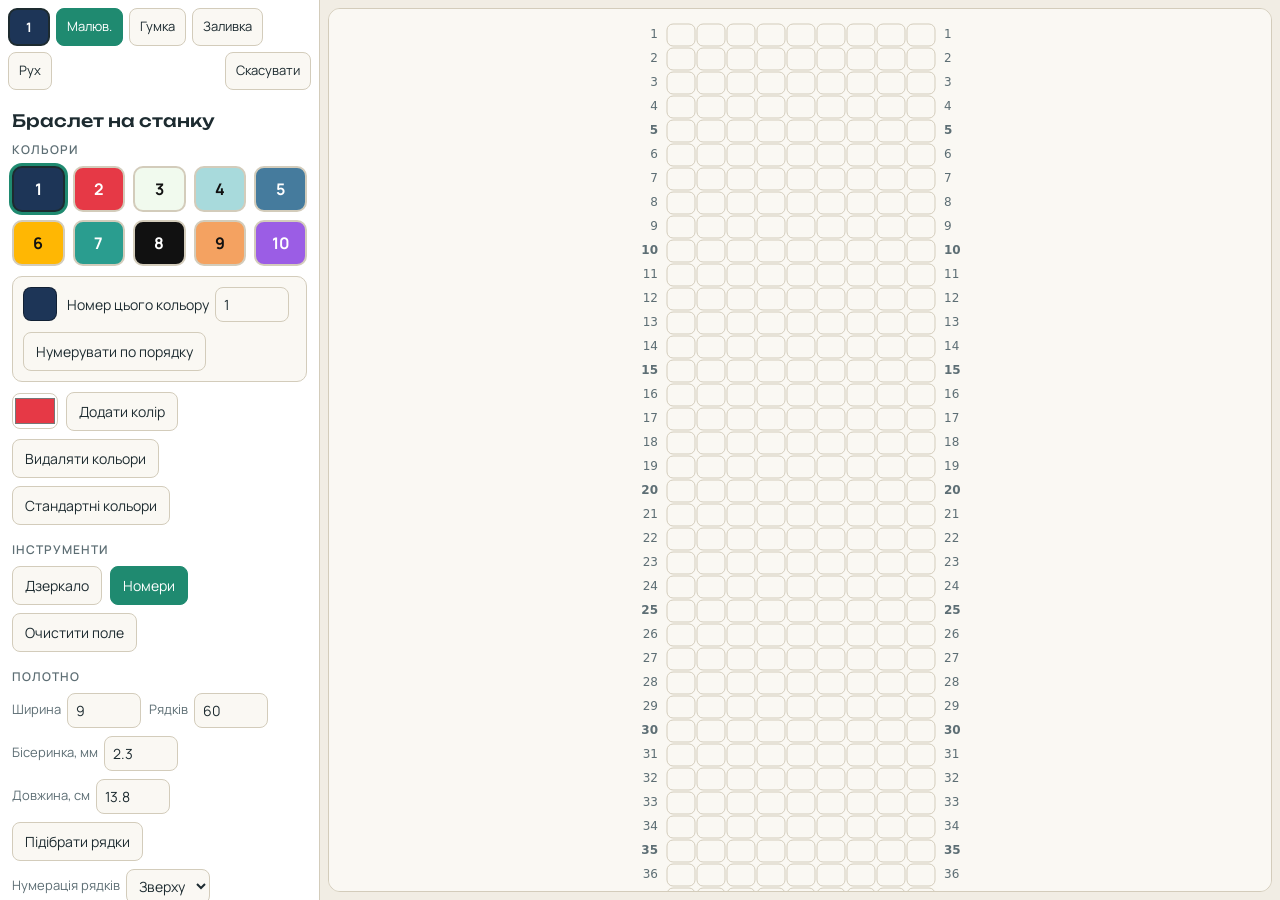
<file: index.html>
<!DOCTYPE html>
<html lang="uk"><head><meta charset="utf-8">
<meta name="viewport" content="width=device-width, initial-scale=1, viewport-fit=cover">
<title>Браслет на станку</title>
<link href="https://fonts.googleapis.com/css2?family=Unbounded:wght@500&family=Manrope:wght@400;600;700&display=swap" rel="stylesheet">
<style>
:root{--bg:#f1ede4;--panel:#fff;--ink:#1d2b30;--mute:#5d6e74;--line:#d3ccbb;--acc:#1f8a70;--cv:#faf8f3;--accink:#fff;box-sizing:border-box}
@media(prefers-color-scheme:dark){:root:not([data-theme="light"]){--bg:#12191c;--panel:#1b2529;--ink:#e6eef0;--mute:#8fa2a8;--line:#35454b;--acc:#3fc3a2;--cv:#151e21;--accink:#12191c;color-scheme:dark}}
:root[data-theme="dark"]{--bg:#12191c;--panel:#1b2529;--ink:#e6eef0;--mute:#8fa2a8;--line:#35454b;--acc:#3fc3a2;--cv:#151e21;--accink:#12191c;color-scheme:dark}
*{box-sizing:border-box}
html,body{height:100%}
body{margin:0;background:var(--bg);color:var(--ink);font:15px/1.5 Manrope,system-ui,sans-serif;display:flex;flex-direction:column;height:100dvh;overflow:hidden;padding-top:env(safe-area-inset-top,0px);padding-bottom:env(safe-area-inset-bottom,0px)}
#app{flex:1;min-height:0;display:flex;flex-direction:column;position:relative;padding:0 env(safe-area-inset-right,0px) 0 env(safe-area-inset-left,0px)}
#isl{position:relative;z-index:10;background:var(--panel);border-bottom:1px solid var(--line);flex:none}
#islbar{display:flex;gap:6px;align-items:center;padding:8px;overflow-x:auto;background:var(--panel);position:sticky;top:0;z-index:2}
#islbar .sp{flex:1}
#islbody{display:none;position:absolute;top:100%;left:0;right:0;max-height:72dvh;overflow:auto;background:var(--panel);border-bottom:1px solid var(--line);box-shadow:0 14px 26px rgba(0,0,0,.28);padding:12px 12px 18px}
#isl.open #islbody{display:block}
#stage{flex:1;min-height:0;padding:8px}
#wrap{height:100%;overflow:auto;background:var(--cv);border:1px solid var(--line);border-radius:12px;padding:6px}
@media(orientation:landscape){
 #app{flex-direction:row}
 #isl{width:clamp(250px,34vw,320px);border-bottom:0;border-right:1px solid var(--line);overflow:auto}
 #islbtn{display:none}
 #islbody{display:block;position:static;max-height:none;overflow:visible;box-shadow:none;border:0}
 #islbar{flex-wrap:wrap;overflow:visible}
}
h1{font:500 17px Unbounded,system-ui,sans-serif;margin:0 0 10px}
h2{font:600 12px Manrope,sans-serif;letter-spacing:.08em;text-transform:uppercase;color:var(--mute);margin:16px 0 8px}
.row{display:flex;gap:8px;flex-wrap:wrap;align-items:center;margin-bottom:8px}
.row label{font-size:13px;color:var(--mute);display:flex;gap:6px;align-items:center}
.note{font-size:13px;color:var(--mute);margin:4px 0}
input[type=number],select{padding:6px 8px;border:1px solid var(--line);border-radius:8px;background:var(--cv);color:var(--ink);font:inherit;font-size:14px}
input[type=number]{width:74px}
button{font:inherit;font-size:14px;padding:8px 12px;border:1px solid var(--line);border-radius:8px;background:var(--cv);color:var(--ink);cursor:pointer;white-space:nowrap}
#islbar button{padding:8px 10px;font-size:13px}
button.on,button.go{background:var(--acc);border-color:var(--acc);color:var(--accink)}
button:focus-visible,input:focus-visible,select:focus-visible{outline:2px solid var(--acc);outline-offset:2px}
#chip{width:42px;height:38px;border-radius:9px;border:2px solid var(--ink);flex:none;padding:0;font:700 15px Manrope,sans-serif}
#pal{display:grid;grid-template-columns:repeat(auto-fill,minmax(46px,1fr));gap:8px;margin-bottom:10px}
.sw{height:46px;border-radius:10px;border:2px solid var(--line);padding:0;font:700 16px Manrope,sans-serif}
.sw.on{border-color:var(--ink);box-shadow:0 0 0 3px var(--acc)}
#sel{display:flex;gap:10px;align-items:center;flex-wrap:wrap;background:var(--cv);border:1px solid var(--line);border-radius:10px;padding:10px;margin-bottom:10px}
#selsw{width:34px;height:34px;border-radius:8px;border:1px solid rgba(0,0,0,.4)}
#dupw{color:#c0392b;font-size:13px;margin:0 0 8px}
input[type=color]{width:46px;height:36px;padding:0;border:1px solid var(--line);border-radius:8px;background:none}
canvas{display:block;margin:auto}canvas.paint{touch-action:none;cursor:crosshair}
#leg div{display:flex;align-items:center;gap:8px;font-size:14px;padding:2px 0}
#leg i{min-width:26px;height:22px;border-radius:6px;border:1px solid rgba(0,0,0,.5);display:grid;place-items:center;font:700 12px Manrope,sans-serif;font-style:normal}
#out img,#pvimg{max-width:100%;width:100%;border:1px solid var(--line);border-radius:8px;background:#fff}
</style></head><body>
<div id="app">
<aside id="isl">
 <div id="islbar">
  <button id="chip" aria-label="Поточний колір"></button>
  <button id="tdraw" class="on">Малюв.</button><button id="terase">Гумка</button><button id="tfill">Заливка</button><button id="tpan">Рух</button>
  <span class="sp"></span><button id="undo">Скасувати</button><button id="islbtn" aria-expanded="false">Меню ▾</button>
 </div>
 <div id="islbody">
  <h1>Браслет на станку</h1>
  <h2 style="margin-top:0">Кольори</h2>
  <div id="pal"></div>
  <div id="sel"><span id="selsw"></span><label style="font-size:14px;display:flex;gap:6px;align-items:center">Номер цього кольору <input id="seln" type="number" min="1" max="99"></label><button id="renum">Нумерувати по порядку</button></div>
  <p id="dupw" hidden>У двох кольорів однаковий номер, це може заплутати.</p>
  <div class="row"><input id="newc" type="color" value="#e63946" aria-label="Свій колір"><button id="addc">Додати колір</button><button id="edpal">Видаляти кольори</button></div>
  <p class="note" id="edhint" hidden>Торкніться кольору, щоб видалити його зі списку. Намальоване лишиться.</p>
  <button id="respal">Стандартні кольори</button>
  <h2>Інструменти</h2>
  <div class="row"><button id="mirror">Дзеркало</button><button id="nums">Номери</button><button id="clear">Очистити поле</button></div>
  <h2>Полотно</h2>
  <div class="row"><label>Ширина <input id="cols" type="number" min="3" max="40"></label><label>Рядків <input id="rows" type="number" min="3" max="300"></label></div>
  <div class="row"><label>Бісеринка, мм <input id="size" type="number" min="1" max="6" step="0.1"></label></div>
  <div class="row"><label>Довжина, см <input id="lencm" type="number" min="1" max="60" step="0.5"></label><button id="lenbtn">Підібрати рядки</button></div>
  <div class="row"><label>Нумерація рядків <select id="start"><option value="top">Зверху</option><option value="bottom">Знизу</option></select></label></div>
  <p class="note" id="info"></p>
  <h2>Кількість бісеру</h2><div id="leg"></div>
  <h2>Фото схеми</h2>
  <p class="note">Оновлюється під час малювання: збоку номер ряду, на бісеринках номер кольору.</p>
  <img id="pvimg" alt="Фото схеми"><div style="margin-top:10px"><button id="png" class="go">Завантажити фото</button></div>
  <div id="out" style="margin-top:10px" hidden></div>
 </div>
</aside>
<section id="stage"><div id="wrap"><canvas id="cv" aria-label="Схема браслета"></canvas></div></section>
</div>
<script>
var $=function(i){return document.getElementById(i)},cv=$('cv'),ctx=cv.getContext('2d'),CW=30,CH=24,M=42,T=8,RM=40;
var DEF=['#1d3557','#e63946','#f1faee','#a8dadc','#457b9d','#ffb703','#2a9d8f','#111111','#f4a261','#9b5de5'];
function defPal(){return DEF.map(function(c,i){return{c:c,n:i+1}})}
var S={cols:9,rows:60,cells:[],pal:defPal(),cur:DEF[0],size:2.3,start:'top',mirror:false,nums:true};
var tool='draw',editing=false,hist=[],down=false;
try{var o=JSON.parse(localStorage.getItem('loom-s'));if(o&&o.cells&&o.pal)S=Object.assign(S,o)}catch(e){}
S.pal=S.pal.map(function(p,i){return typeof p==='string'?{c:p,n:i+1}:p});
if(!S.v){S.nums=true;S.v=2}
if(!S.pal.some(function(p){return p.c===S.cur}))S.cur=S.pal.length?S.pal[0].c:null;
if(S.cells.length!==S.cols*S.rows)S.cells=new Array(S.cols*S.rows).fill(null);
function save(){try{localStorage.setItem('loom-s',JSON.stringify(S))}catch(e){}}
function css(n){return getComputedStyle(document.documentElement).getPropertyValue(n)}
function rgb(h){return[parseInt(h.substr(1,2),16),parseInt(h.substr(3,2),16),parseInt(h.substr(5,2),16)]}
function lum(p){return .299*p[0]+.587*p[1]+.114*p[2]}
function txtc(h){return lum(rgb(h))>150?'#111':'#fff'}
function curE(){return S.pal.filter(function(p){return p.c===S.cur})[0]}
function resize(c,r){var n=[],x,y;for(y=0;y<r;y++)for(x=0;x<c;x++)n.push(x<S.cols&&y<S.rows?S.cells[y*S.cols+x]:null);S.cols=c;S.rows=r;S.cells=n}
function numbers(){
 var n={},cnt={};S.cells.forEach(function(h){if(h)cnt[h]=(cnt[h]||0)+1});
 S.pal.forEach(function(p){if(cnt[p.c])n[p.c]=p.n});
 var ex=Math.max(0,Math.max.apply(null,S.pal.map(function(p){return p.n})))+1;
 Object.keys(cnt).forEach(function(h){if(!(h in n))n[h]=ex++});
 return{n:n,cnt:cnt,list:Object.keys(cnt).sort(function(a,b){return n[a]-n[b]})};
}
function rr(c,x,y,w,h,r){c.beginPath();c.moveTo(x+r,y);c.arcTo(x+w,y,x+w,y+h,r);c.arcTo(x+w,y+h,x,y+h,r);c.arcTo(x,y+h,x,y,r);c.arcTo(x,y,x+w,y,r);c.closePath()}
function paintScheme(c,light){
 var N=numbers(),mute=light?'#5d6e74':css('--mute'),line=light?'#c3d0d5':css('--line'),x,y;
 for(y=0;y<S.rows;y++){
  var rn=S.start==='top'?y+1:S.rows-y;c.fillStyle=mute;c.font=(rn%5===0?'700 12px':'12px')+' Manrope,system-ui,sans-serif';c.textBaseline='middle';
  c.textAlign='right';c.fillText(rn,M-8,T+y*CH+CH/2);c.textAlign='left';c.fillText(rn,M+S.cols*CW+8,T+y*CH+CH/2);
  for(x=0;x<S.cols;x++){var h=S.cells[y*S.cols+x],px=M+x*CW+1,py=T+y*CH+1;rr(c,px,py,CW-2,CH-2,6);
   if(h){c.fillStyle=h;c.fill();c.lineWidth=1;c.strokeStyle='rgba(0,0,0,.4)';c.stroke();
    if(S.nums||light){c.fillStyle=txtc(h);c.font='700 12px Manrope,system-ui,sans-serif';c.textAlign='center';c.fillText(N.n[h],px+(CW-2)/2,py+(CH-2)/2+1)}}
   else{c.lineWidth=1;c.strokeStyle=line;c.stroke()}}}
}
function draw(){
 var w=M+S.cols*CW+RM,h=S.rows*CH+T*2,d=Math.min(window.devicePixelRatio||1,Math.sqrt(1.6e7/(w*h)));
 cv.width=w*d;cv.height=h*d;cv.style.width=w+'px';cv.style.height=h+'px';ctx.setTransform(d,0,0,d,0,0);ctx.clearRect(0,0,w,h);
 paintScheme(ctx,false);side();preview();
}
function side(){
 var N=numbers(),tot=0,h='';
 N.list.forEach(function(c){tot+=N.cnt[c];h+='<div><i style="background:'+c+';color:'+txtc(c)+'">'+N.n[c]+'</i> '+N.cnt[c]+' шт.</div>'});
 $('leg').innerHTML=(h||'<div class="note">Поки порожньо.</div>')+'<div style="margin-top:4px"><b>Разом: '+tot+' з '+S.cols*S.rows+'</b></div>';
 $('info').textContent='Орієнтовно '+(S.cols*S.size/10).toFixed(1)+' × '+(S.rows*S.size/10).toFixed(1)+' см. Ниток основи: '+(S.cols+1)+'.';
 $('lencm').value=(S.rows*S.size/10).toFixed(1);
}
function pal(){
 var p=$('pal');p.innerHTML='';
 S.pal.forEach(function(e){var b=document.createElement('button');
  b.className='sw'+(tool!=='erase'&&!editing&&e.c===S.cur?' on':'');b.style.background=e.c;b.style.color=txtc(e.c);
  b.textContent=editing?'✕':e.n;b.setAttribute('aria-label',(editing?'Видалити колір №':'Колір №')+e.n);
  b.onclick=function(){
   if(editing){S.pal=S.pal.filter(function(x){return x!==e});if(S.cur===e.c)S.cur=S.pal.length?S.pal[0].c:null}
   else{S.cur=e.c;if(tool==='erase'||tool==='pan')tool='draw'}
   ui();save();draw()};
  p.appendChild(b)});
 if(!S.pal.length)p.innerHTML='<span class="note">Палітра порожня. Додайте колір.</span>';
 var e=curE();$('sel').style.display=e?'flex':'none';
 if(e){$('selsw').style.background=e.c;$('seln').value=e.n}
 var ch=$('chip');ch.style.background=e?e.c:'transparent';ch.style.color=e?txtc(e.c):'var(--mute)';ch.textContent=e?e.n:'?';ch.style.opacity=tool==='erase'?.4:1;
 var seen={},dup=false;S.pal.forEach(function(x){if(seen[x.n])dup=true;seen[x.n]=1});$('dupw').hidden=!dup;
}
function ui(){
 pal();['draw','erase','fill','pan'].forEach(function(t){$('t'+t).className=tool===t?'on':''});
 $('edpal').className=editing?'on':'';$('edpal').textContent=editing?'Готово':'Видаляти кольори';$('edhint').hidden=!editing;
 $('mirror').className=S.mirror?'on':'';$('nums').className=S.nums?'on':'';
 $('cols').value=S.cols;$('rows').value=S.rows;$('size').value=S.size;$('start').value=S.start;
 cv.className=tool==='pan'?'':'paint';
}
function at(e){var r=cv.getBoundingClientRect(),x=Math.floor((e.clientX-r.left-M)/CW),y=Math.floor((e.clientY-r.top-T)/CH);return(x<0||y<0||x>=S.cols||y>=S.rows)?null:[x,y]}
function put(x,y,v){S.cells[y*S.cols+x]=v}
function paint(e){var a=at(e);if(!a)return;var v=tool==='erase'?null:S.cur;if(tool==='draw'&&!v)return;put(a[0],a[1],v);if(S.mirror)put(S.cols-1-a[0],a[1],v);draw()}
function flood(x,y){var t=S.cells[y*S.cols+x],v=S.cur;if(!v||t===v)return;var st=[[x,y]],W=S.cols;
 while(st.length){var p=st.pop(),i=p[1]*W+p[0];if(S.cells[i]!==t)continue;S.cells[i]=v;
  if(p[0]>0)st.push([p[0]-1,p[1]]);if(p[0]<W-1)st.push([p[0]+1,p[1]]);if(p[1]>0)st.push([p[0],p[1]-1]);if(p[1]<S.rows-1)st.push([p[0],p[1]+1])}}
function push(){hist.push(S.cells.slice());if(hist.length>40)hist.shift()}
cv.addEventListener('pointerdown',function(e){if(tool==='pan')return;var a=at(e);if(!a)return;push();
 if(tool==='fill'){flood(a[0],a[1]);draw();save();return}
 down=true;cv.setPointerCapture(e.pointerId);paint(e)});
cv.addEventListener('pointermove',function(e){if(down)paint(e)});
['pointerup','pointercancel'].forEach(function(n){cv.addEventListener(n,function(){if(down){down=false;save()}})});
$('undo').onclick=function(){if(hist.length){S.cells=hist.pop();save();draw()}};
$('clear').onclick=function(){push();S.cells=new Array(S.cols*S.rows).fill(null);save();draw()};
['draw','erase','fill','pan'].forEach(function(t){$('t'+t).onclick=function(){tool=t;ui()}});
$('chip').onclick=function(){$('isl').classList.add('open');$('islbtn').setAttribute('aria-expanded','true')};
$('islbtn').onclick=function(){var o=$('isl').classList.toggle('open');this.setAttribute('aria-expanded',o);this.textContent=o?'Згорнути ▴':'Меню ▾'};
$('mirror').onclick=function(){S.mirror=!S.mirror;save();ui()};$('nums').onclick=function(){S.nums=!S.nums;save();ui();draw()};
$('edpal').onclick=function(){editing=!editing;ui()};
$('addc').onclick=function(){var c=$('newc').value;if(!S.pal.some(function(p){return p.c===c})){var n=Math.max(0,Math.max.apply(null,S.pal.map(function(p){return p.n})))+1;S.pal.push({c:c,n:n})}
 S.cur=c;tool='draw';editing=false;ui();save();draw()};
$('respal').onclick=function(){S.pal=defPal();S.cur=S.pal[0].c;editing=false;ui();save();draw()};
$('seln').onchange=function(){var e=curE();if(e){e.n=Math.max(1,Math.min(99,Math.round(+this.value)||1));save();ui();draw()}};
$('renum').onclick=function(){S.pal.forEach(function(p,i){p.n=i+1});save();ui();draw()};
function dims(){var c=Math.max(3,Math.min(40,+$('cols').value||9)),r=Math.max(3,Math.min(300,+$('rows').value||60));push();resize(c,r);ui();save();draw()}
$('cols').onchange=dims;$('rows').onchange=dims;
$('size').onchange=function(){S.size=Math.max(1,Math.min(6,+this.value||2.3));save();draw()};
$('lenbtn').onclick=function(){var cm=+$('lencm').value;if(cm>0){$('rows').value=Math.max(3,Math.min(300,Math.round(cm*10/S.size)));dims()}};
$('start').onchange=function(){S.start=this.value;save();draw()};
async function saveBlob(name,blob,fb){var d=null;try{d=window.claude?await claude.use('downloads'):null}catch(e){}
 if(d){d.save({filename:name,data:blob}).catch(function(){})}else fb()}
function sheet(k){
 var N=numbers(),tot=0;N.list.forEach(function(c){tot+=N.cnt[c]});
 var sw=M+S.cols*CW+RM+10,W=Math.max(sw,360),per=Math.max(1,Math.floor((W-20)/130)),legH=Math.ceil(N.list.length/per)*30,ph=S.rows*CH+T*2,H=56+ph+20+legH+44;
 var e=document.createElement('canvas');e.width=W*k;e.height=H*k;var c=e.getContext('2d');c.scale(k,k);
 c.fillStyle='#fff';c.fillRect(0,0,W,H);c.fillStyle='#1d2b30';c.textAlign='left';c.textBaseline='alphabetic';
 c.font='700 17px Manrope,system-ui,sans-serif';c.fillText('Браслет на станку: '+S.cols+' × '+S.rows+', '+tot+' бісеринок',16,26);
 c.fillStyle='#5d6e74';c.font='12px Manrope,system-ui,sans-serif';c.fillText('Орієнтовно '+(S.cols*S.size/10).toFixed(1)+' × '+(S.rows*S.size/10).toFixed(1)+' см, ниток основи '+(S.cols+1)+'. Нумерація рядків: '+(S.start==='top'?'зверху':'знизу'),16,44);
 c.save();c.translate(0,56);paintScheme(c,true);c.restore();
 N.list.forEach(function(h,i){var x=16+(i%per)*130,y=56+ph+20+Math.floor(i/per)*30;rr(c,x,y,26,22,6);c.fillStyle=h;c.fill();c.strokeStyle='rgba(0,0,0,.4)';c.stroke();
  c.fillStyle=txtc(h);c.font='700 12px Manrope,system-ui,sans-serif';c.textAlign='center';c.textBaseline='middle';c.fillText(N.n[h],x+13,y+12);
  c.fillStyle='#1d2b30';c.textAlign='left';c.font='13px Manrope,system-ui,sans-serif';c.fillText('× '+N.cnt[h],x+34,y+12)});
 c.fillStyle='#5d6e74';c.textBaseline='alphabetic';c.font='12px Manrope,system-ui,sans-serif';c.fillText('Номер збоку — номер рядка. У клітинках — номер кольору.',16,H-16);
 return e}
$('png').onclick=function(){var e=sheet(S.rows>150?1:2);e.toBlob(function(b){saveBlob('bracelet-scheme.png',b,function(){
 var o=$('out');o.hidden=false;o.innerHTML='<img alt="Схема" src="'+e.toDataURL('image/png')+'"><p class="note">Затисніть зображення (або права кнопка миші), щоб зберегти.</p>'})},'image/png')};
var pvT=0;function preview(){clearTimeout(pvT);pvT=setTimeout(function(){try{$('pvimg').src=sheet(1).toDataURL('image/png')}catch(e){}},350)}
ui();draw();
</script></body></html>
</file>
